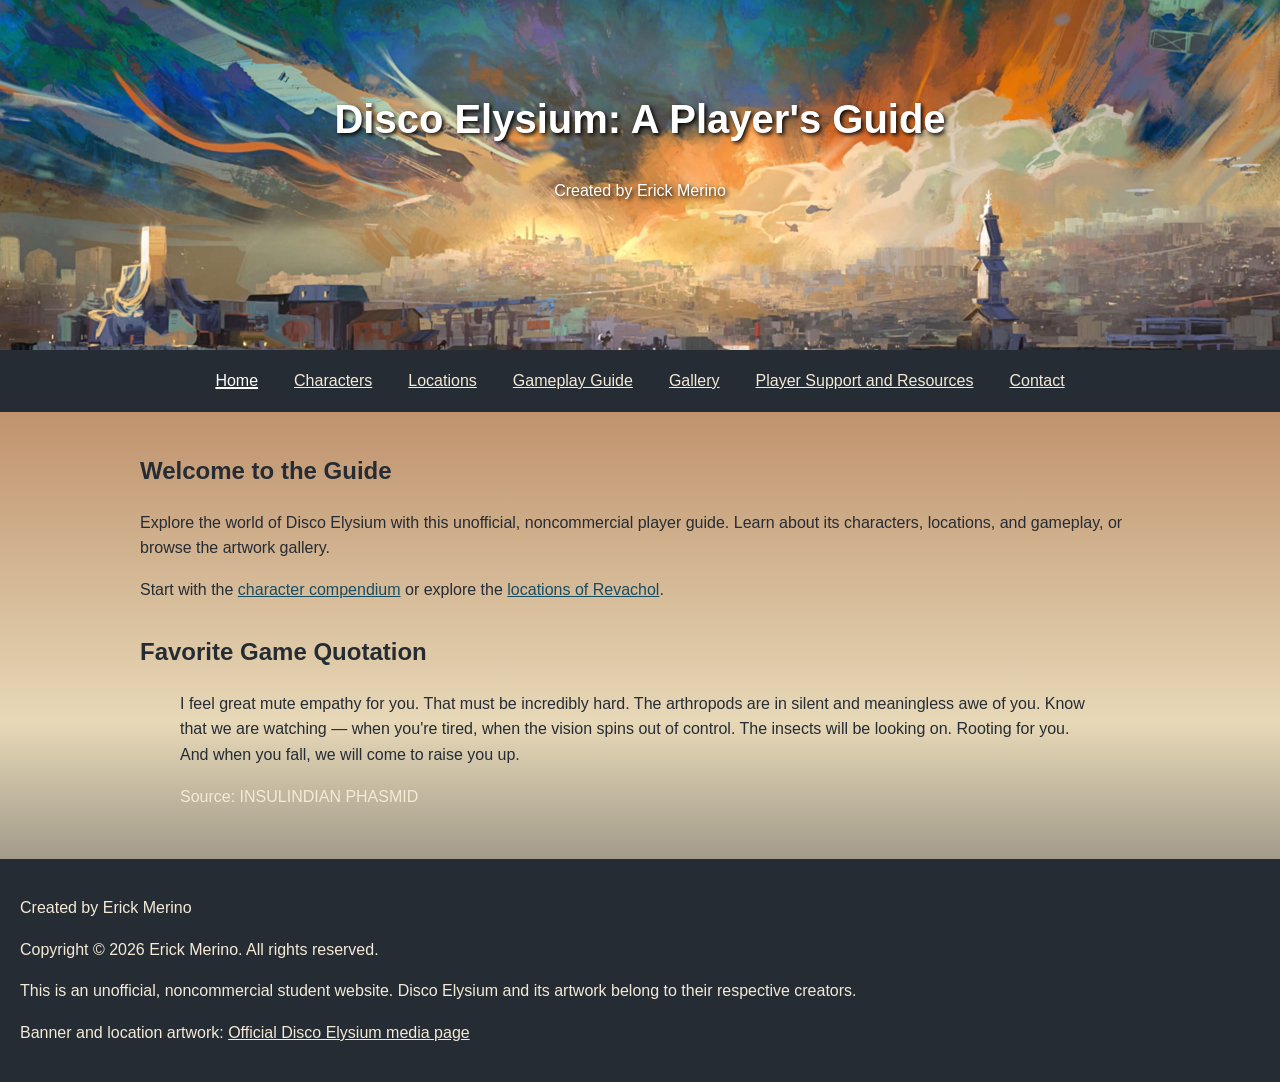
<file: index.html>
<!DOCTYPE html>
<html lang="en">
<head>
    <meta charset="UTF-8">
    <meta name="viewport" content="width=device-width, initial-scale=1.0">
    <title>Home | Disco Elysium: A Player's Guide</title>
    <link rel="stylesheet" href="css/style.css">
</head>
<body class="home-page">
    <header class="banner">
        <h1>Disco Elysium: A Player's Guide</h1>
        <p>Created by Erick Merino</p>
    </header>

    <nav aria-label="Main navigation">
        <ul>
            <li><a href="index.html" aria-current="page">Home</a></li>
            <li><a href="characters.html">Characters</a></li>
            <li><a href="locations.html">Locations</a></li>
            <li><a href="gameplay.html">Gameplay Guide</a></li>
            <li><a href="gallery.html">Gallery</a></li>
            <li><a href="resources.html">Player Support and Resources</a></li>
            <li><a href="contact.html">Contact</a></li>
        </ul>
    </nav>

    <main>
        <section>
            <h2>Welcome to the Guide</h2>
            <p>
                Explore the world of Disco Elysium with this unofficial,
                noncommercial player guide. Learn about its characters,
                locations, and gameplay, or browse the artwork gallery.
            </p>
            <p>
                Start with the <a href="characters.html">character compendium</a>
                or explore the <a href="locations.html">locations of Revachol</a>.
            </p>
        </section>

        <section>
            <h2>Favorite Game Quotation</h2>
            <blockquote>
                <p>
                    I feel great mute empathy for you. That must be incredibly
                    hard. The arthropods are in silent and meaningless awe of
                    you. Know that we are watching — when you're tired, when
                    the vision spins out of control. The insects will be
                    looking on. Rooting for you. And when you fall, we will
                    come to raise you up.
                </p>
                <footer>Source: INSULINDIAN PHASMID</footer>
            </blockquote>
        </section>
    </main>

    <footer>
        <p>Created by Erick Merino</p>
        <p>Copyright &copy; 2026 Erick Merino. All rights reserved.</p>
        <p>
            This is an unofficial, noncommercial student website. Disco
            Elysium and its artwork belong to their respective creators.
        </p>
        <p>
            Banner and location artwork:
            <a href="https://discoelysium.com/media">Official Disco Elysium media page</a>
        </p>
    </footer>
</body>
</html>
</file>
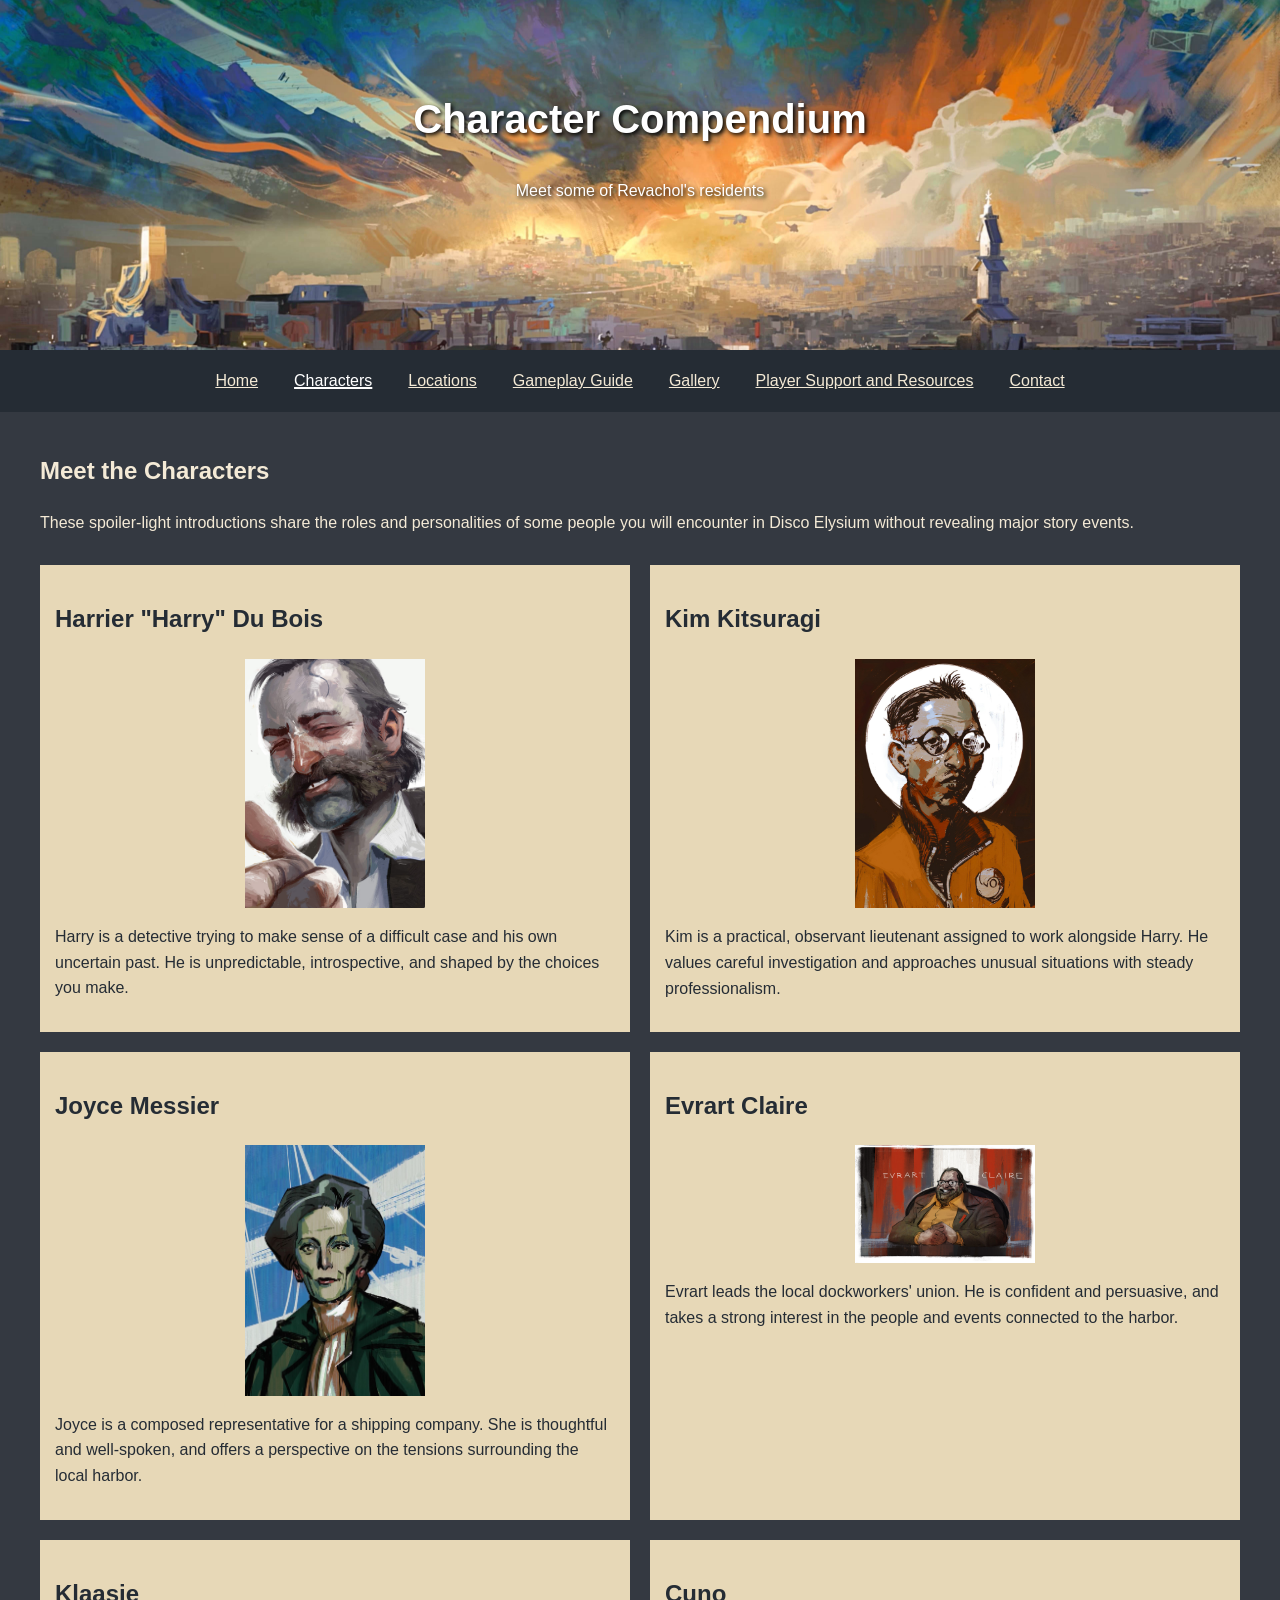
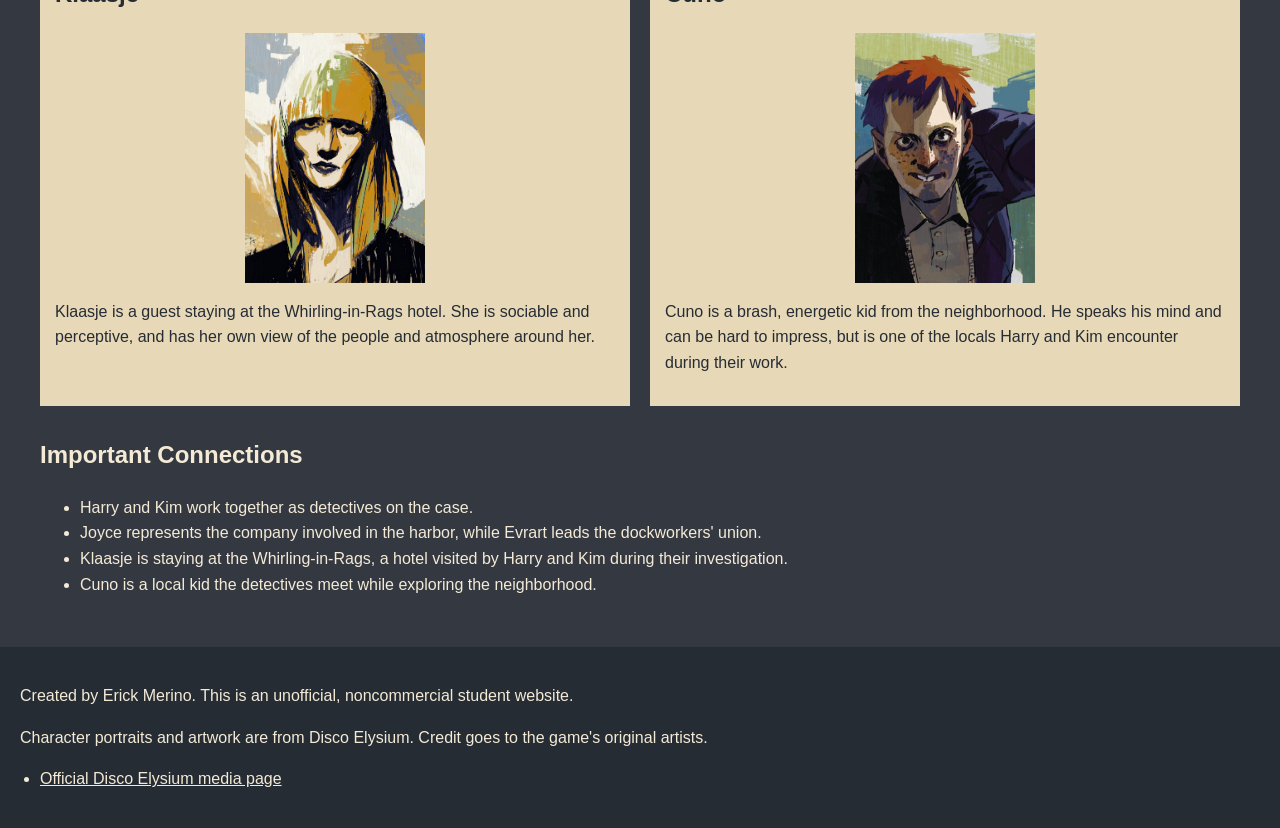
<file: characters.html>
<!DOCTYPE html>
<html lang="en">
<head>
    <meta charset="UTF-8">
    <meta name="viewport" content="width=device-width, initial-scale=1.0">
    <title>Characters | Disco Elysium: A Player's Guide</title>
    <link rel="stylesheet" href="css/style.css">
</head>
<body class="characters-page">
    <header class="banner">
        <h1>Character Compendium</h1>
        <p>Meet some of Revachol's residents</p>
    </header>

    <nav aria-label="Main navigation">
        <ul>
            <li><a href="index.html">Home</a></li>
            <li><a href="characters.html" aria-current="page">Characters</a></li>
            <li><a href="locations.html">Locations</a></li>
            <li><a href="gameplay.html">Gameplay Guide</a></li>
            <li><a href="gallery.html">Gallery</a></li>
            <li><a href="resources.html">Player Support and Resources</a></li>
            <li><a href="contact.html">Contact</a></li>
        </ul>
    </nav>

    <main>
        <section>
            <h2>Meet the Characters</h2>
            <p>
                These spoiler-light introductions share the roles and
                personalities of some people you will encounter in Disco
                Elysium without revealing major story events.
            </p>
        </section>

        <section class="container" aria-label="Character profiles">
            <article class="character" id="harry">
                <h2>Harrier "Harry" Du Bois</h2>
                <img src="images/harry.png" alt="Portrait of detective Harrier Harry Du Bois">
                <p>
                    Harry is a detective trying to make sense of a difficult
                    case and his own uncertain past. He is unpredictable,
                    introspective, and shaped by the choices you make.
                </p>
            </article>

            <article class="character" id="kim">
                <h2>Kim Kitsuragi</h2>
                <img src="images/kim.jpg" alt="Portrait of Lieutenant Kim Kitsuragi">
                <p>
                    Kim is a practical, observant lieutenant assigned to work
                    alongside Harry. He values careful investigation and
                    approaches unusual situations with steady professionalism.
                </p>
            </article>

            <article class="character" id="joyce">
                <h2>Joyce Messier</h2>
                <img src="images/joyce.jpg" alt="Portrait of Joyce Messier">
                <p>
                    Joyce is a composed representative for a shipping company.
                    She is thoughtful and well-spoken, and offers a perspective
                    on the tensions surrounding the local harbor.
                </p>
            </article>

            <article class="character" id="evrart">
                <h2>Evrart Claire</h2>
                <img src="images/evrart.jpg" alt="Portrait of Evrart Claire">
                <p>
                    Evrart leads the local dockworkers' union. He is confident
                    and persuasive, and takes a strong interest in the people
                    and events connected to the harbor.
                </p>
            </article>

            <article class="character" id="klaasje">
                <h2>Klaasje</h2>
                <img src="images/klaasje.png" alt="Portrait of Klaasje">
                <p>
                    Klaasje is a guest staying at the Whirling-in-Rags hotel.
                    She is sociable and perceptive, and has her own view of
                    the people and atmosphere around her.
                </p>
            </article>

            <article class="character" id="cuno">
                <h2>Cuno</h2>
                <img src="images/cuno.png" alt="Portrait of Cuno">
                <p>
                    Cuno is a brash, energetic kid from the neighborhood.
                    He speaks his mind and can be hard to impress, but is one
                    of the locals Harry and Kim encounter during their work.
                </p>
            </article>
        </section>

        <section>
            <h2>Important Connections</h2>
            <ul>
                <li>Harry and Kim work together as detectives on the case.</li>
                <li>
                    Joyce represents the company involved in the harbor,
                    while Evrart leads the dockworkers' union.
                </li>
                <li>
                    Klaasje is staying at the Whirling-in-Rags, a hotel visited
                    by Harry and Kim during their investigation.
                </li>
                <li>
                    Cuno is a local kid the detectives meet while exploring
                    the neighborhood.
                </li>
            </ul>
        </section>
    </main>

    <footer>
        <p>Created by Erick Merino. This is an unofficial, noncommercial student website.</p>
        <p>
            Character portraits and artwork are from Disco Elysium. Credit
            goes to the game's original artists.
        </p>
        <ul>
            <li><a href="https://discoelysium.com/media">Official Disco Elysium media page</a></li>
        </ul>
    </footer>
</body>
</html>
</file>
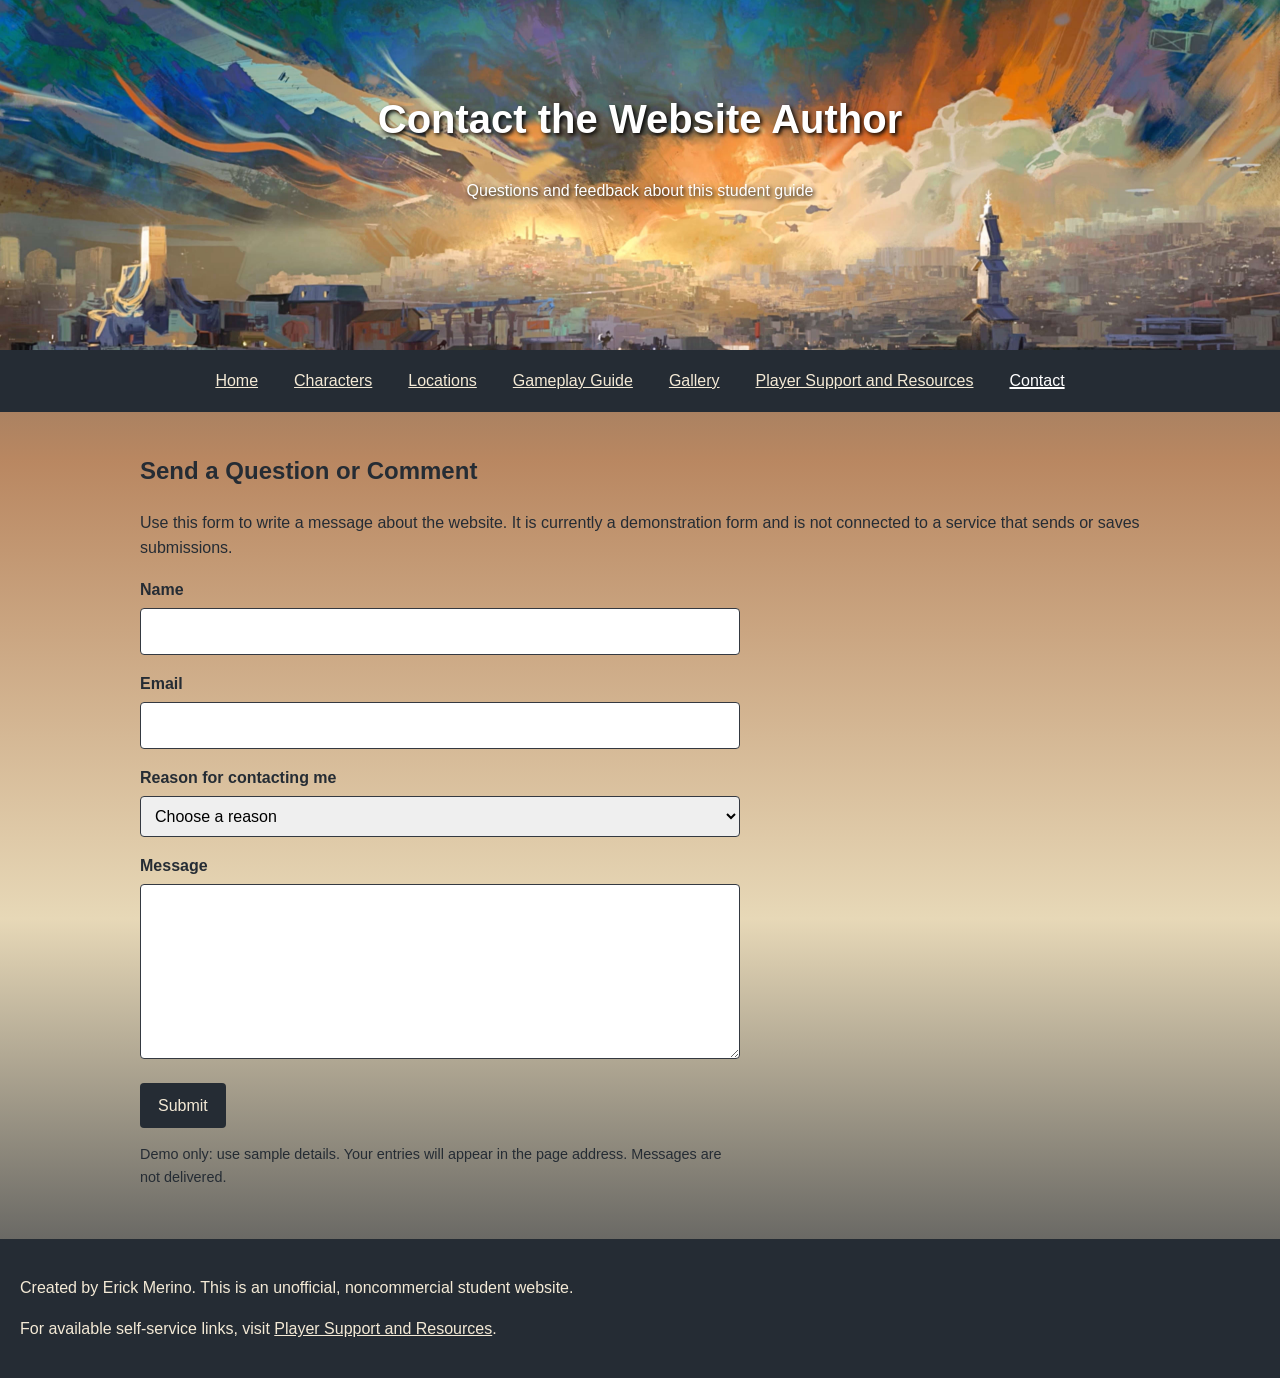
<file: contact.html>
<!DOCTYPE html>
<html lang="en">
<head>
    <meta charset="UTF-8">
    <meta name="viewport" content="width=device-width, initial-scale=1.0">
    <title>Contact | Disco Elysium: A Player's Guide</title>
    <link rel="stylesheet" href="css/style.css">
</head>
<body>
    <header class="banner">
        <h1>Contact the Website Author</h1>
        <p>Questions and feedback about this student guide</p>
    </header>

    <nav aria-label="Main navigation">
        <ul>
            <li><a href="index.html">Home</a></li>
            <li><a href="characters.html">Characters</a></li>
            <li><a href="locations.html">Locations</a></li>
            <li><a href="gameplay.html">Gameplay Guide</a></li>
            <li><a href="gallery.html">Gallery</a></li>
            <li><a href="resources.html">Player Support and Resources</a></li>
            <li><a href="contact.html" aria-current="page">Contact</a></li>
        </ul>
    </nav>

    <main>
        <section>
            <h2>Send a Question or Comment</h2>
            <p>
                Use this form to write a message about the website. It is
                currently a demonstration form and is not connected to a
                service that sends or saves submissions.
            </p>

            <form method="get" action="contact.html#form-result">
                <div class="form-field">
                    <label for="name">Name</label>
                    <input type="text" id="name" name="name" minlength="2" maxlength="60" required>
                </div>

                <div class="form-field">
                    <label for="email">Email</label>
                    <input type="email" id="email" name="email" minlength="6" maxlength="254" required>
                </div>

                <div class="form-field">
                    <label for="reason">Reason for contacting me</label>
                    <select id="reason" name="reason" required>
                        <option value="">Choose a reason</option>
                        <option value="question">Question</option>
                        <option value="correction">Correction</option>
                        <option value="feedback">Website feedback</option>
                        <option value="other">Other</option>
                    </select>
                </div>

                <div class="form-field">
                    <label for="message">Message</label>
                    <textarea id="message" name="message" rows="6" minlength="10" maxlength="1000" required></textarea>
                </div>

                <button type="submit">Submit</button>
                <p class="form-note">
                    Demo only: use sample details. Your entries will appear
                    in the page address. Messages are not delivered.
                </p>
            </form>
    <p id="form-result">
    Demonstration complete. This form does not send messages.
    </p>
        </section>
    </main>

    <footer>
        <p>Created by Erick Merino. This is an unofficial, noncommercial student website.</p>
        <p>For available self-service links, visit <a href="resources.html">Player Support and Resources</a>.</p>
    </footer>
</body>
</html>
</file>
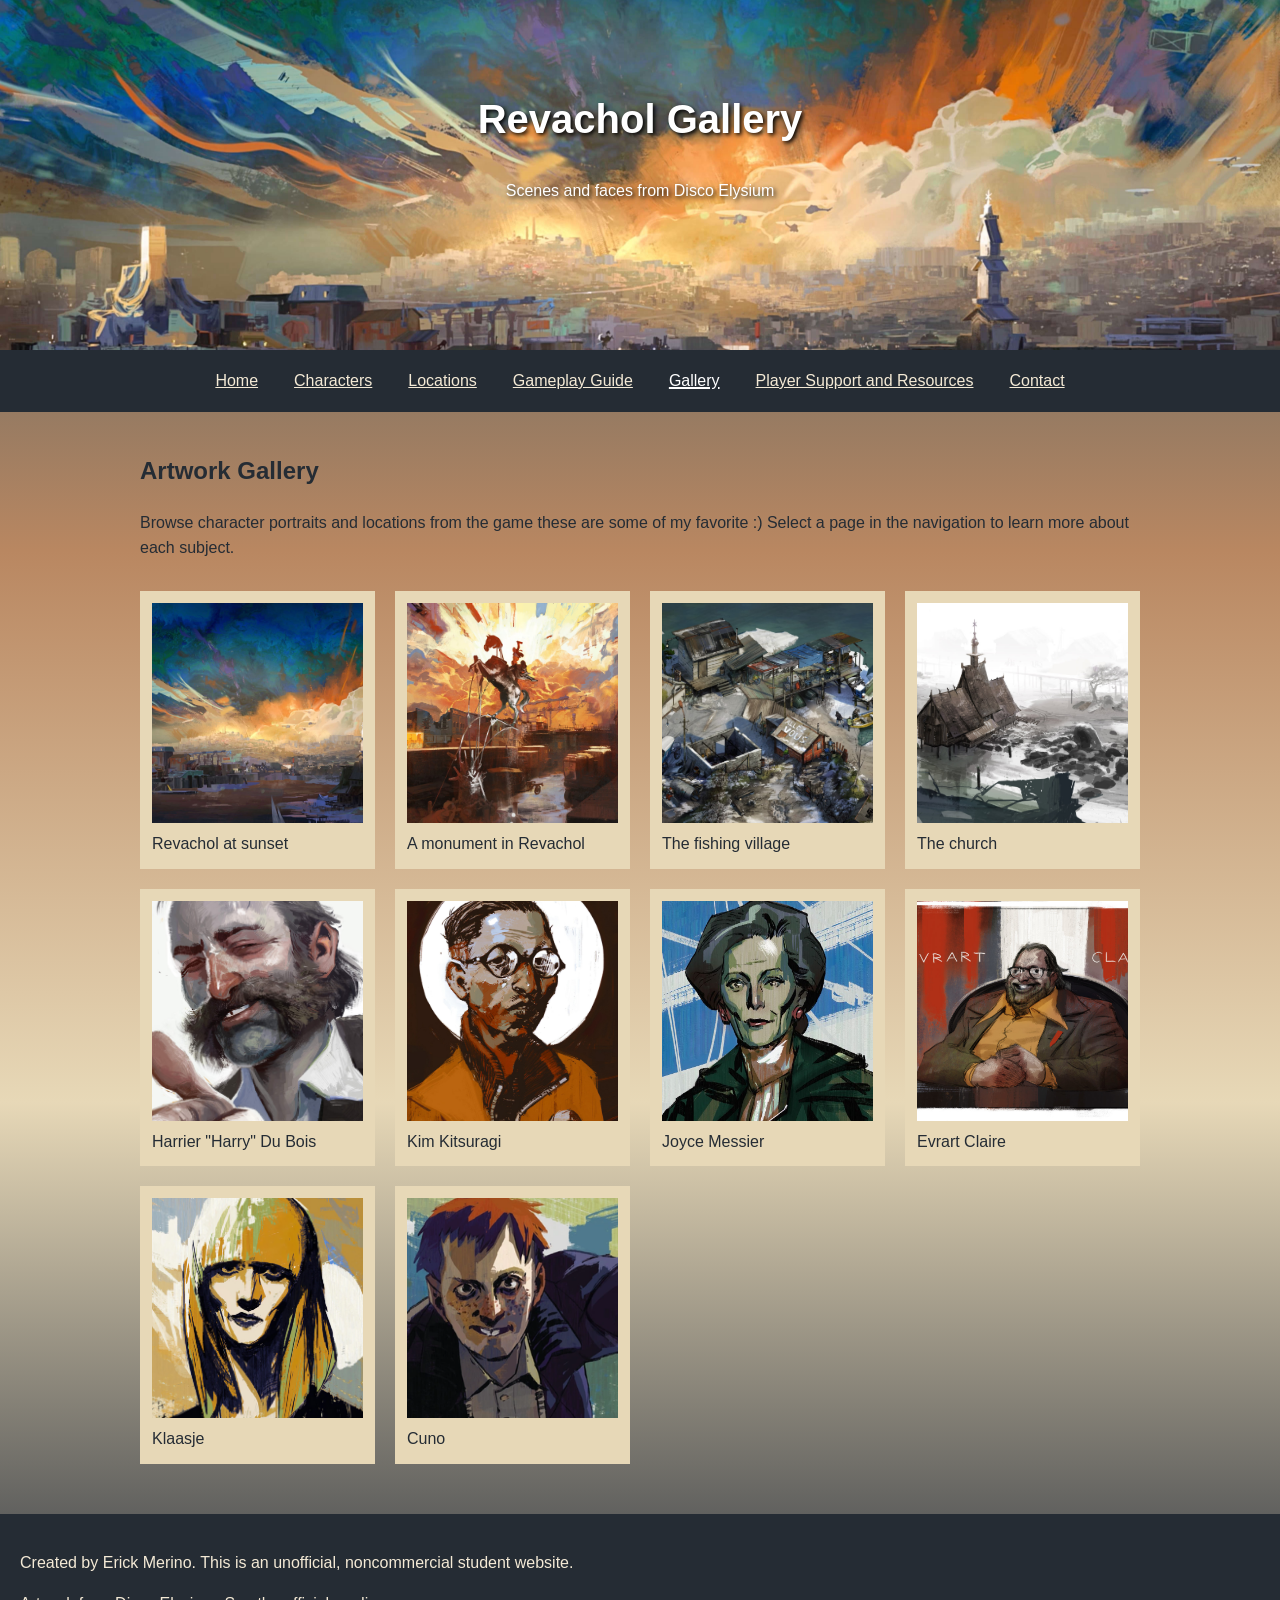
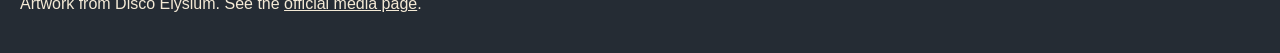
<file: gallery.html>
<!DOCTYPE html>
<html lang="en">
<head>
    <meta charset="UTF-8">
    <meta name="viewport" content="width=device-width, initial-scale=1.0">
    <title>Gallery | Disco Elysium: A Player's Guide</title>
    <link rel="stylesheet" href="css/style.css">
</head>
<body>
    <header class="banner">
        <h1>Revachol Gallery</h1>
        <p>Scenes and faces from Disco Elysium</p>
    </header>

    <nav aria-label="Main navigation">
        <ul>
            <li><a href="index.html">Home</a></li>
            <li><a href="characters.html">Characters</a></li>
            <li><a href="locations.html">Locations</a></li>
            <li><a href="gameplay.html">Gameplay Guide</a></li>
            <li><a href="gallery.html" aria-current="page">Gallery</a></li>
            <li><a href="resources.html">Player Support and Resources</a></li>
            <li><a href="contact.html">Contact</a></li>
        </ul>
    </nav>

    <main>
        <section>
            <h2>Artwork Gallery</h2>
            <p>
                Browse character portraits and locations from the game these are some of my favorite :)
                Select a page in the navigation to learn more about each subject.
            </p>
        </section>

        <section class="gallery-grid" aria-label="Game artwork">
            <figure>
                <img src="images/city-skyline.jpg" alt="Revachol skyline glowing at sunset">
                <figcaption>Revachol at sunset</figcaption>
            </figure>
            <figure>
                <img src="images/revachol-monument.jpg" alt="A monument in the streets of Revachol">
                <figcaption>A monument in Revachol</figcaption>
            </figure>
            <figure>
                <img src="images/fishing-village.jpg" alt="The coastal fishing village">
                <figcaption>The fishing village</figcaption>
            </figure>
            <figure>
                <img src="images/church.jpg" alt="The church on the coast">
                <figcaption>The church</figcaption>
            </figure>
            <figure>
                <a href="characters.html#harry">
                    <img src="images/harry.png" alt="Portrait of detective Harrier Harry Du Bois">
                    <span>Harrier "Harry" Du Bois</span>
                </a>
            </figure>
            <figure>
                <a href="characters.html#kim">
                    <img src="images/kim.jpg" alt="Portrait of Lieutenant Kim Kitsuragi">
                    <span>Kim Kitsuragi</span>
                </a>
            </figure>
            <figure>
                <a href="characters.html#joyce">
                    <img src="images/joyce.jpg" alt="Portrait of Joyce Messier">
                    <span>Joyce Messier</span>
                </a>
            </figure>
            <figure>
                <a href="characters.html#evrart">
                    <img src="images/evrart.jpg" alt="Portrait of Evrart Claire">
                    <span>Evrart Claire</span>
                </a>
            </figure>
            <figure>
                <a href="characters.html#klaasje">
                    <img src="images/klaasje.png" alt="Portrait of Klaasje">
                    <span>Klaasje</span>
                </a>
            </figure>
            <figure>
                <a href="characters.html#cuno">
                    <img src="images/cuno.png" alt="Portrait of Cuno">
                    <span>Cuno</span>
                </a>
            </figure>
        </section>
    </main>

    <footer>
        <p>Created by Erick Merino. This is an unofficial, noncommercial student website.</p>
        <p>Artwork from Disco Elysium. See the <a href="https://discoelysium.com/media">official media page</a>.</p>
    </footer>
</body>
</html>
</file>
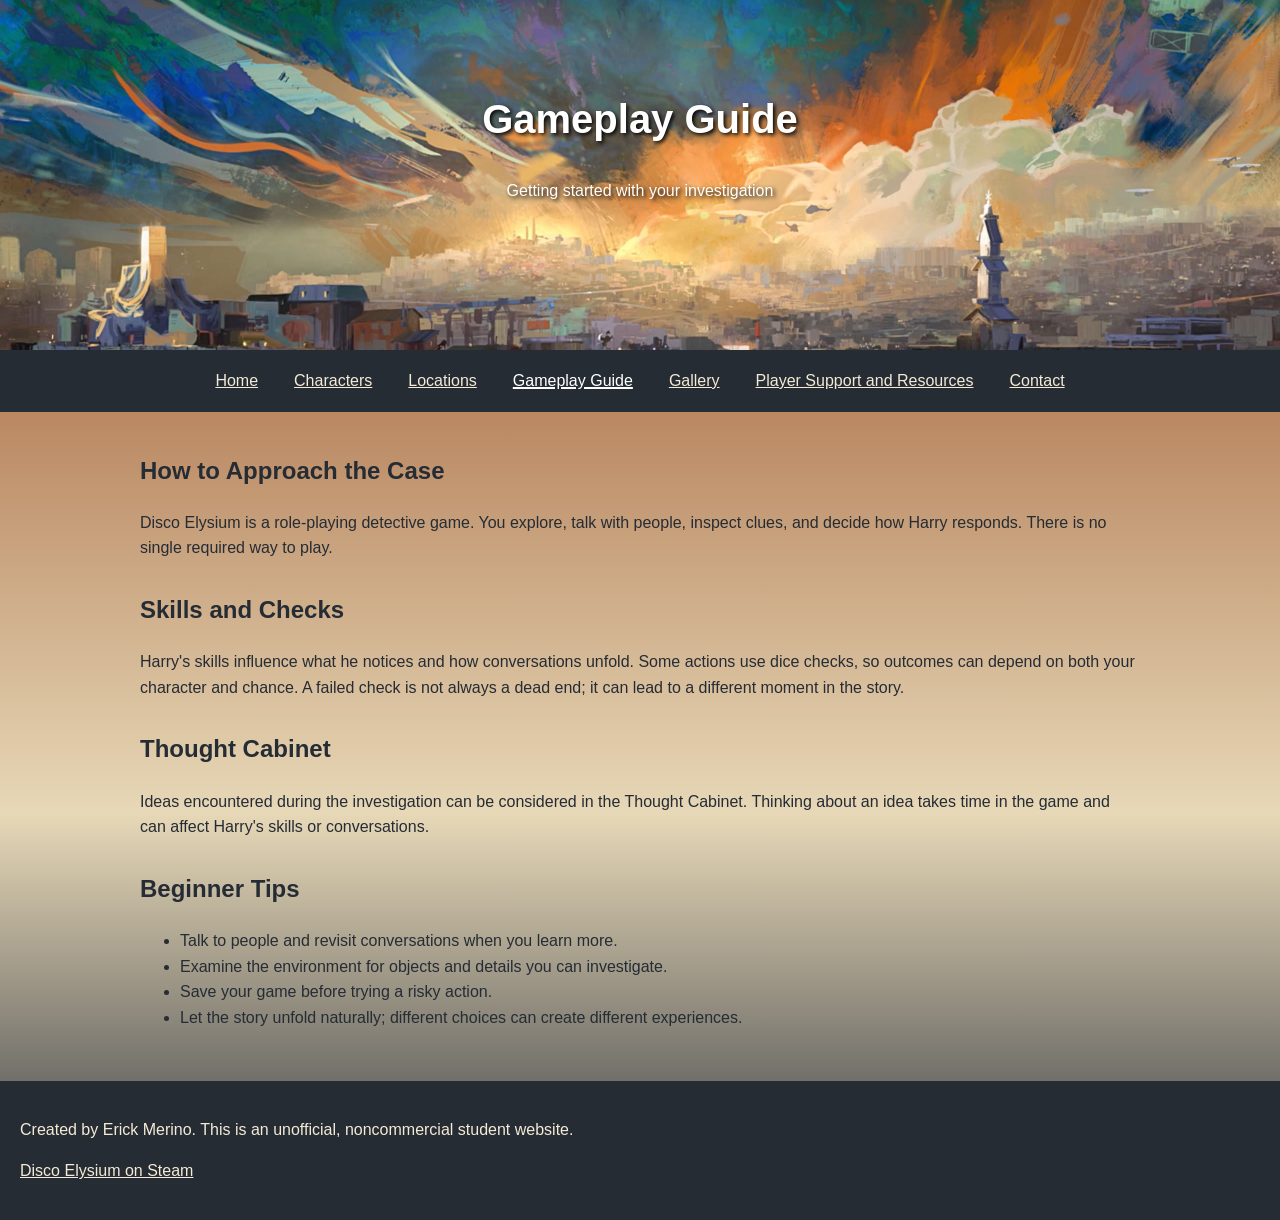
<file: gameplay.html>
<!DOCTYPE html>
<html lang="en">
<head>
    <meta charset="UTF-8">
    <meta name="viewport" content="width=device-width, initial-scale=1.0">
    <title>Gameplay Guide | Disco Elysium: A Player's Guide</title>
    <link rel="stylesheet" href="css/style.css">
</head>
<body>
    <header class="banner">
        <h1>Gameplay Guide</h1>
        <p>Getting started with your investigation</p>
    </header>

    <nav aria-label="Main navigation">
        <ul>
            <li><a href="index.html">Home</a></li>
            <li><a href="characters.html">Characters</a></li>
            <li><a href="locations.html">Locations</a></li>
            <li><a href="gameplay.html" aria-current="page">Gameplay Guide</a></li>
            <li><a href="gallery.html">Gallery</a></li>
            <li><a href="resources.html">Player Support and Resources</a></li>
            <li><a href="contact.html">Contact</a></li>
        </ul>
    </nav>

    <main>
        <section>
            <h2>How to Approach the Case</h2>
            <p>
                Disco Elysium is a role-playing detective game. You explore,
                talk with people, inspect clues, and decide how Harry responds.
                There is no single required way to play.
            </p>
        </section>

        <section>
            <h2>Skills and Checks</h2>
            <p>
                Harry's skills influence what he notices and how conversations
                unfold. Some actions use dice checks, so outcomes can depend
                on both your character and chance. A failed check is not
                always a dead end; it can lead to a different moment in the story.
            </p>
        </section>

        <section>
            <h2>Thought Cabinet</h2>
            <p>
                Ideas encountered during the investigation can be considered
                in the Thought Cabinet. Thinking about an idea takes time in
                the game and can affect Harry's skills or conversations.
            </p>
        </section>

        <section>
            <h2>Beginner Tips</h2>
            <ul>
                <li>Talk to people and revisit conversations when you learn more.</li>
                <li>Examine the environment for objects and details you can investigate.</li>
                <li>Save your game before trying a risky action.</li>
                <li>Let the story unfold naturally; different choices can create different experiences.</li>
            </ul>
        </section>
    </main>

    <footer>
        <p>Created by Erick Merino. This is an unofficial, noncommercial student website.</p>
        <p><a href="https://store.steampowered.com/app/632470/Disco_Elysium__The_Final_Cut/">Disco Elysium on Steam</a></p>
    </footer>
</body>
</html>
</file>
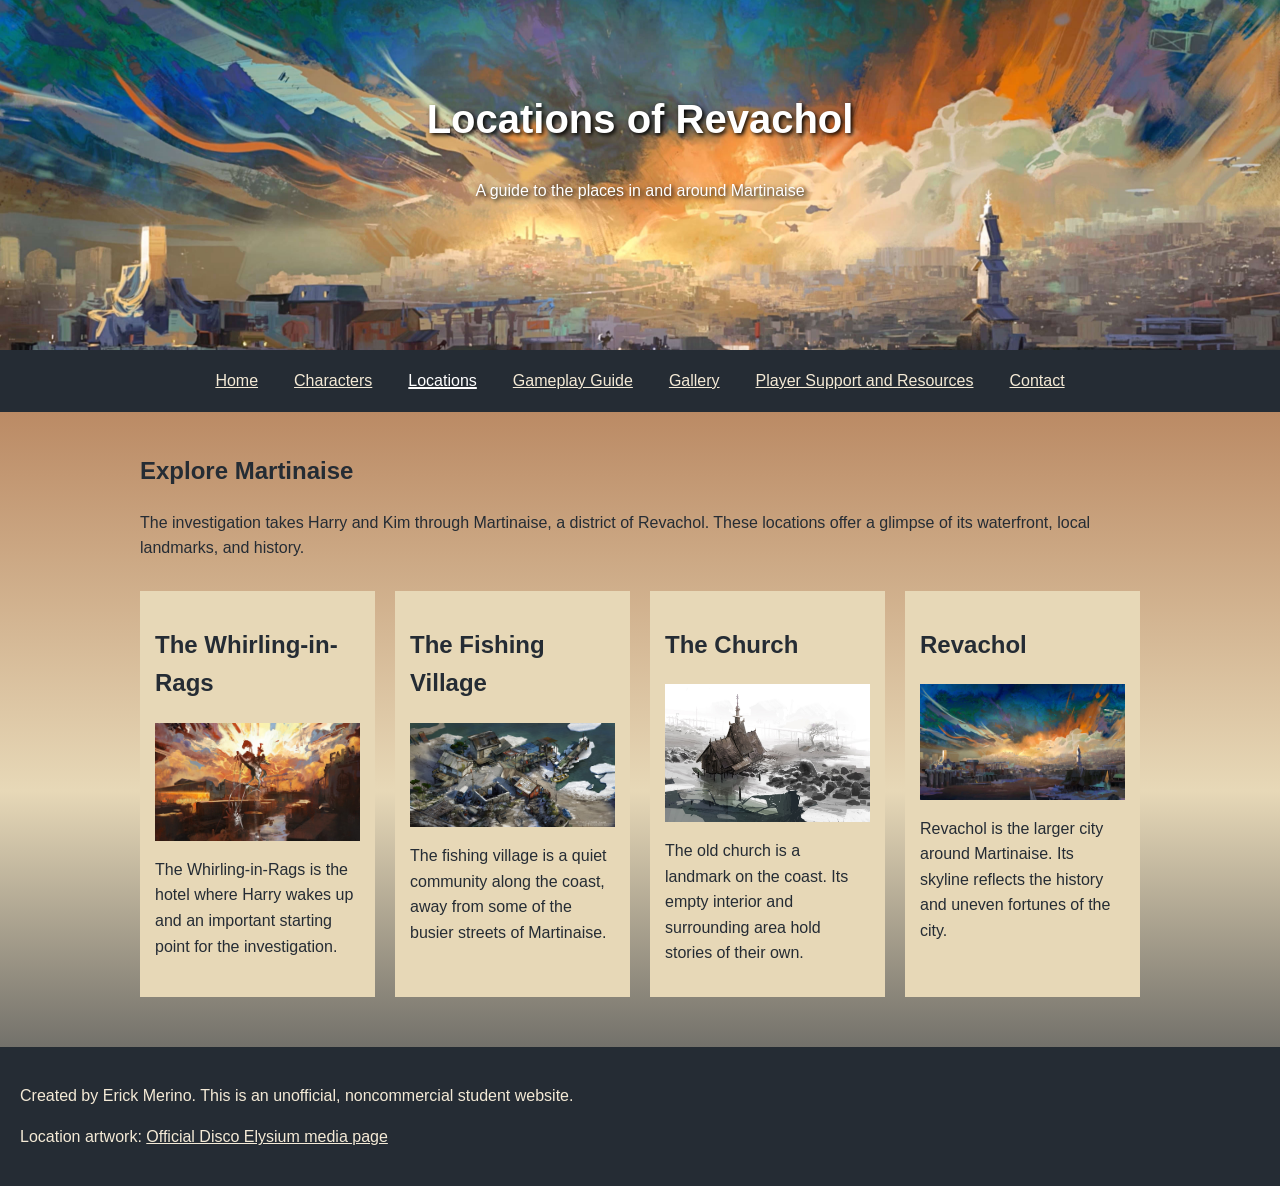
<file: locations.html>
<!DOCTYPE html>
<html lang="en">
<head>
    <meta charset="UTF-8">
    <meta name="viewport" content="width=device-width, initial-scale=1.0">
    <title>Locations | Disco Elysium: A Player's Guide</title>
    <link rel="stylesheet" href="css/style.css">
</head>
<body>
    <header class="banner">
        <h1>Locations of Revachol</h1>
        <p>A guide to the places in and around Martinaise</p>
    </header>

    <nav aria-label="Main navigation">
        <ul>
            <li><a href="index.html">Home</a></li>
            <li><a href="characters.html">Characters</a></li>
            <li><a href="locations.html" aria-current="page">Locations</a></li>
            <li><a href="gameplay.html">Gameplay Guide</a></li>
            <li><a href="gallery.html">Gallery</a></li>
            <li><a href="resources.html">Player Support and Resources</a></li>
            <li><a href="contact.html">Contact</a></li>
        </ul>
    </nav>

    <main>
        <section>
            <h2>Explore Martinaise</h2>
            <p>
                The investigation takes Harry and Kim through Martinaise, a
                district of Revachol. These locations offer a glimpse of its
                waterfront, local landmarks, and history.
            </p>
        </section>

        <section class="card-grid" aria-label="Location guide">
            <article class="location">
                <h2>The Whirling-in-Rags</h2>
                <div class="location-image" tabindex="0">
                    <img src="images/revachol-monument.jpg" alt="The Whirling-in-Rags and a monument in Revachol">
                    <span class="tooltip">
                        Harry's starting point, an important hotel and social location in Martinaise.
                    </span>
                </div>
                <p>
                    The Whirling-in-Rags is the hotel where Harry wakes up
                    and an important starting point for the investigation.
                </p>
            </article>

            <article class="location">
                <h2>The Fishing Village</h2>
                <div class="location-image" tabindex="0">
                    <img src="images/fishing-village.jpg" alt="Overview of the fishing village by the water">
                    <span class="tooltip">
                        A small coastal community where Harry and Kim find people and clues.
                    </span>
                </div>
                <p>
                    The fishing village is a quiet community along the coast,
                    away from some of the busier streets of Martinaise.
                </p>
            </article>

            <article class="location">
                <h2>The Church</h2>
                <div class="location-image" tabindex="0">
                    <img src="images/church.jpg" alt="A small church standing in a snowy landscape">
                    <span class="tooltip">
                        A cold, empty landmark that shows another side of Martinaise's history.
                    </span>
                </div>
                <p>
                    The old church is a landmark on the coast. Its empty
                    interior and surrounding area hold stories of their own.
                </p>
            </article>

            <article class="location">
                <h2>Revachol</h2>
                <div class="location-image" tabindex="0">
                    <img src="images/city-skyline.jpg" alt="Colorful skyline of Revachol at sunset">
                    <span class="tooltip">
                        The larger city that surrounds Martinaise and shapes its politics and culture.
                    </span>
                </div>
                <p>
                    Revachol is the larger city around Martinaise. Its skyline
                    reflects the history and uneven fortunes of the city.
                </p>
            </article>
        </section>
    </main>

    <footer>
        <p>Created by Erick Merino. This is an unofficial, noncommercial student website.</p>
        <p>Location artwork: <a href="https://discoelysium.com/media">Official Disco Elysium media page</a></p>
    </footer>
</body>
</html>
</file>
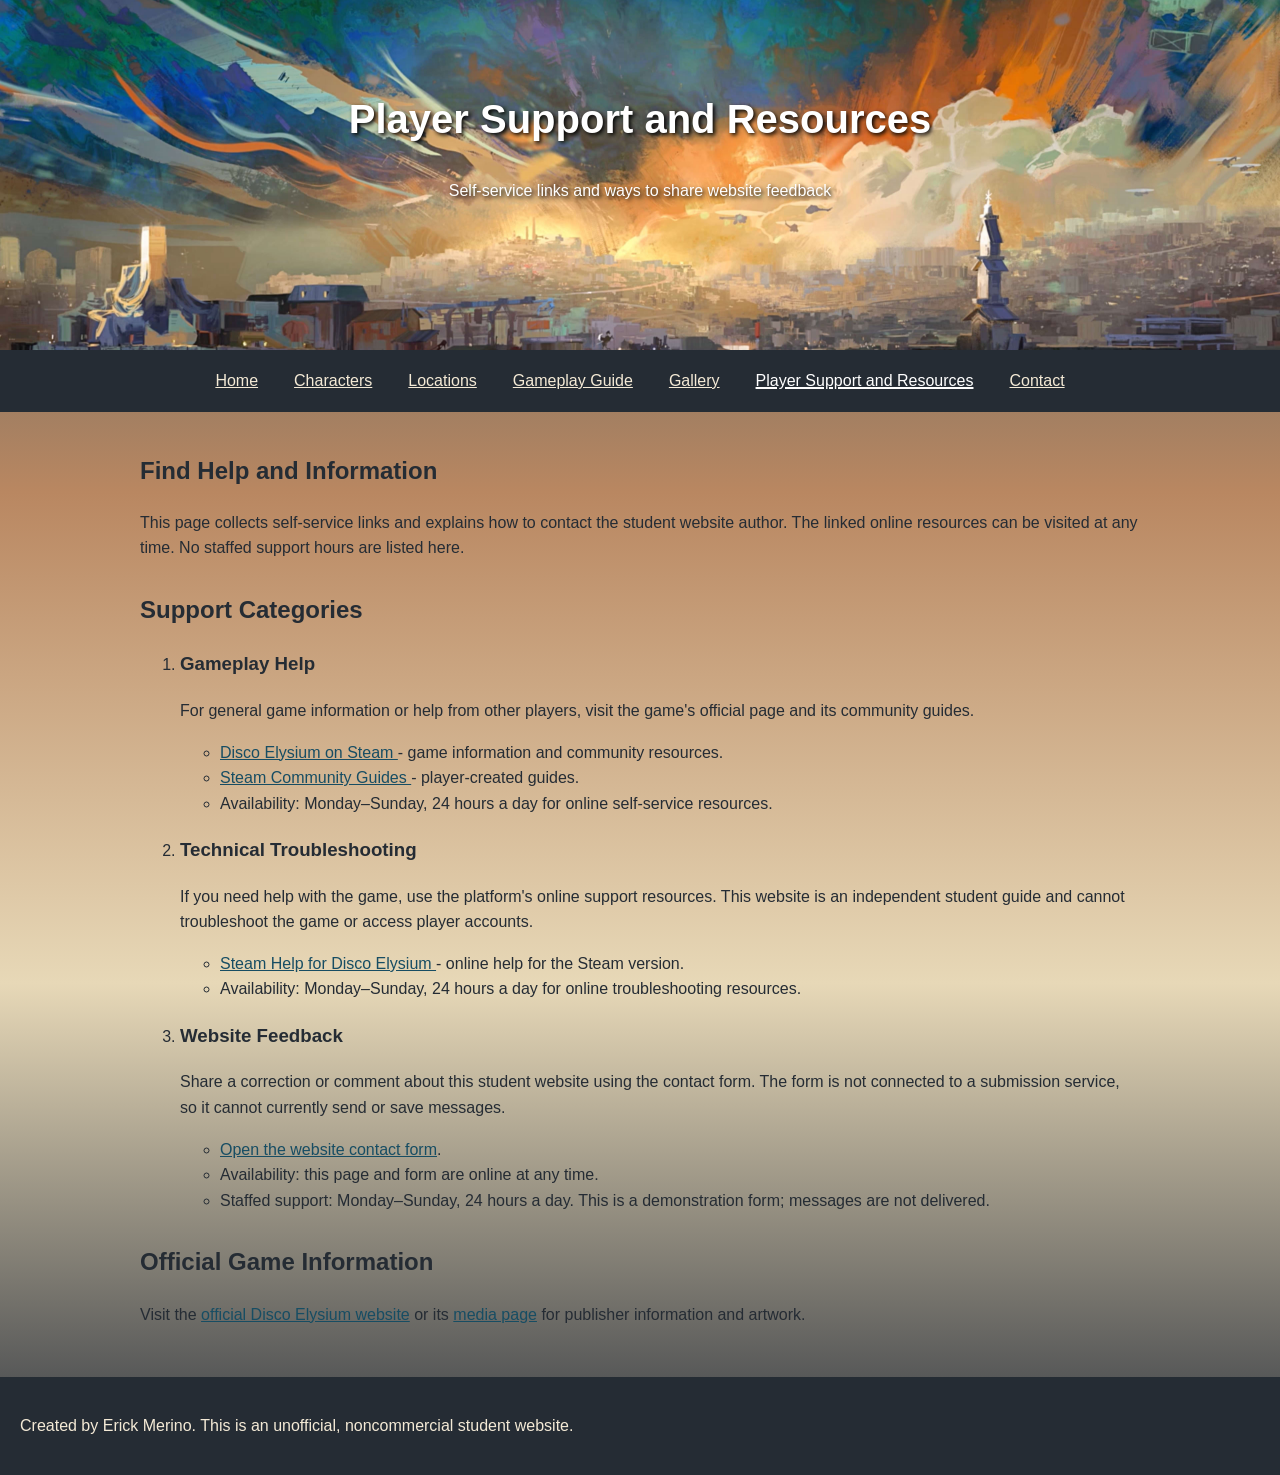
<file: resources.html>
<!DOCTYPE html>
<html lang="en">
<head>
    <meta charset="UTF-8">
    <meta name="viewport" content="width=device-width, initial-scale=1.0">
    <title>Player Support and Resources | Disco Elysium: A Player's Guide</title>
    <link rel="stylesheet" href="css/style.css">
</head>
<body>
    <header class="banner">
        <h1>Player Support and Resources</h1>
        <p>Self-service links and ways to share website feedback</p>
    </header>

    <nav aria-label="Main navigation">
        <ul>
            <li><a href="index.html">Home</a></li>
            <li><a href="characters.html">Characters</a></li>
            <li><a href="locations.html">Locations</a></li>
            <li><a href="gameplay.html">Gameplay Guide</a></li>
            <li><a href="gallery.html">Gallery</a></li>
            <li><a href="resources.html" aria-current="page">Player Support and Resources</a></li>
            <li><a href="contact.html">Contact</a></li>
        </ul>
    </nav>

    <main>
        <section>
            <h2>Find Help and Information</h2>
            <p>
                This page collects self-service links and explains how to
                contact the student website author. The linked online
                resources can be visited at any time. No staffed support
                hours are listed here.
            </p>
        </section>

        <section>
            <h2>Support Categories</h2>
            <ol>
                <li>
                    <h3>Gameplay Help</h3>
                    <p>
                        For general game information or help from other
                        players, visit the game's official page and its
                        community guides.
                    </p>
                    <ul>
                        <li>
                            <a href="https://store.steampowered.com/app/632470/Disco_Elysium__The_Final_Cut/">
                                Disco Elysium on Steam
                            </a>
                            - game information and community resources.
                        </li>
                        <li>
                            <a href="https://steamcommunity.com/app/632470/guides/">
                                Steam Community Guides
                            </a>
                            - player-created guides.
                        </li>
                        <li>Availability: Monday–Sunday, 24 hours a day for online self-service resources.</li>
                    </ul>
                </li>
                <li>
                    <h3>Technical Troubleshooting</h3>
                    <p>
                        If you need help with the game, use the platform's
                        online support resources. This website is an
                        independent student guide and cannot troubleshoot
                        the game or access player accounts.
                    </p>
                    <ul>
                        <li>
                            <a href="https://help.steampowered.com/en/wizard/HelpWithGame/?appid=632470">
                                Steam Help for Disco Elysium
                            </a>
                            - online help for the Steam version.
                        </li>
                        <li>Availability: Monday–Sunday, 24 hours a day for online troubleshooting resources.</li>
                    </ul>
                </li>
                <li>
                    <h3>Website Feedback</h3>
                    <p>
                        Share a correction or comment about this student
                        website using the contact form. The form is not
                        connected to a submission service, so it cannot
                        currently send or save messages.
                    </p>
                    <ul>
                        <li><a href="contact.html">Open the website contact form</a>.</li>
                        <li>Availability: this page and form are online at any time.</li>
                        <li>Staffed support: Monday–Sunday, 24 hours a day. This is a demonstration form; messages are not delivered.</li>
                    </ul>
                </li>
            </ol>
        </section>

        <section>
            <h2>Official Game Information</h2>
            <p>
                Visit the <a href="https://discoelysium.com/">official Disco Elysium website</a>
                or its <a href="https://discoelysium.com/media">media page</a>
                for publisher information and artwork.
            </p>
        </section>
    </main>

    <footer>
        <p>Created by Erick Merino. This is an unofficial, noncommercial student website.</p>
    </footer>
</body>
</html>
</file>
<file: css/style.css>
body {
    margin: 0;
    color: #F4EAD6;
    background: linear-gradient(to bottom, #315665, #B98761, #E7D8B7, #343941);
    font-family: Arial, sans-serif;
    line-height: 1.6;
}

.banner {
    background: url("../images/city-skyline.jpg") center / cover no-repeat;
    min-height: 350px;
    padding: 60px 20px;
    box-sizing: border-box;
    text-align: center;
    color: white;
    text-shadow: 2px 2px 4px black;
    animation: bannerMove 10s ease-in-out infinite alternate;
}

.banner h1 {
    font-size: 2.5rem;
}

@keyframes bannerMove {
    from { background-position: left top; }
    to { background-position: right bottom; }
}

nav {
    padding: 10px 20px;
    background: #252C34;
}

nav ul {
    display: flex;
    flex-wrap: wrap;
    justify-content: center;
    gap: 8px 20px;
    margin: 0;
    padding: 0;
    list-style: none;
}

nav a,
footer,
footer a {
    color: #F4EAD6;
}

nav a {
    display: inline-block;
    padding: 8px;
}

nav a:hover,
nav a:focus,
nav a[aria-current="page"] {
    color: white;
    text-decoration-thickness: 2px;
}

main {
    max-width: 1000px;
    margin: 0 auto;
    padding: 20px;
    color: #252C34;
}

main section {
    margin-bottom: 30px;
}

main a {
    color: #174D63;
}

.card-grid,
.gallery-grid {
    display: grid;
    grid-template-columns: repeat(auto-fit, minmax(220px, 1fr));
    gap: 20px;
}

.character,
.location {
    padding: 15px;
    background: #E7D8B7;
    color: #252C34;
}

.character img,
.location img {
    display: block;
    width: 100%;
    max-width: 300px;
    height: auto;
    margin: 0 auto;
}

.character:target {
    outline: 4px solid #315665;
    box-shadow: 0 0 16px #315665;
    scroll-margin-top: 20px;
}

.location-image {
    position: relative;
}

.location-image .tooltip {
    display: none;
    position: absolute;
    left: 10px;
    right: 10px;
    bottom: 10px;
    padding: 8px 10px;
    background: #252C34;
    color: #F4EAD6;
    border: 1px solid #F4EAD6;
    border-radius: 4px;
}

.location-image:hover .tooltip,
.location-image:focus-within .tooltip {
    display: block;
}

.gallery-grid figure {
    margin: 0;
    padding: 12px;
    background: #E7D8B7;
    color: #252C34;
}

.gallery-grid img {
    display: block;
    width: 100%;
    height: 220px;
    object-fit: cover;
}

.gallery-grid figcaption {
    padding-top: 8px;
}

.gallery-grid a {
    display: block;
    color: #252C34;
    text-decoration: none;
}

.gallery-grid a span {
    display: block;
    padding-top: 8px;
}

.gallery-grid a:hover,
.gallery-grid a:focus {
    text-decoration: underline;
}

form {
    max-width: 600px;
}

.form-field {
    margin-bottom: 16px;
}

.form-field label {
    display: block;
    margin-bottom: 5px;
    font-weight: bold;
}

.form-field input,
.form-field select,
.form-field textarea {
    box-sizing: border-box;
    width: 100%;
    padding: 10px;
    border: 1px solid #343941;
    border-radius: 4px;
    font: inherit;
}

.form-field textarea {
    resize: vertical;
}
#form-result {
    display: none;
}

#form-result:target {
    display: block;
}

button {
    padding: 10px 18px;
    border: 0;
    border-radius: 4px;
    background: #252C34;
    color: #F4EAD6;
    font: inherit;
    cursor: pointer;
}

.form-note {
    font-size: 0.9rem;
}

body > footer {
    padding: 20px;
    background: #252C34;
}

body > footer ul {
    padding-left: 20px;
}

.characters-page {
    background: #343941;
}

.characters-page main {
    color: #F4EAD6;
}

@media (max-width: 600px) {
    .banner {
        min-height: 230px;
        padding: 45px 16px;
    }

    .banner h1 {
        font-size: 2rem;
    }

    nav {
        padding: 8px;
    }

    nav ul {
        display: block;
    }

    nav li {
        text-align: center;
    }

    main {
        padding: 16px;
    }

    .gallery-grid img {
        height: auto;
        max-height: 320px;
        object-fit: contain;
    }
}
.characters-page main {
    max-width: 1200px;
}

.container {
    display: flex;
    flex-wrap: wrap;
    gap: 20px;
}

.character {
    display: flex;
    flex-direction: column;
    flex: 1 1 400px;
    min-width: 0;
    box-sizing: border-box;
}

.character img {
    width: 180px;
    max-width: 100%;
    height: auto;
}
.characters-page main {
    max-width: 1200px;
}

.container {
    display: flex;
    flex-wrap: wrap;
    gap: 20px;
}

.character {
    display: flex;
    flex-direction: column;
    flex: 1 1 400px;
    min-width: 0;
    box-sizing: border-box;
}

.character img {
    width: 180px;
    max-width: 100%;
    height: auto;
}

#form-result {
    display: none;
}

#form-result:target {
    display: block;
}
</file>
